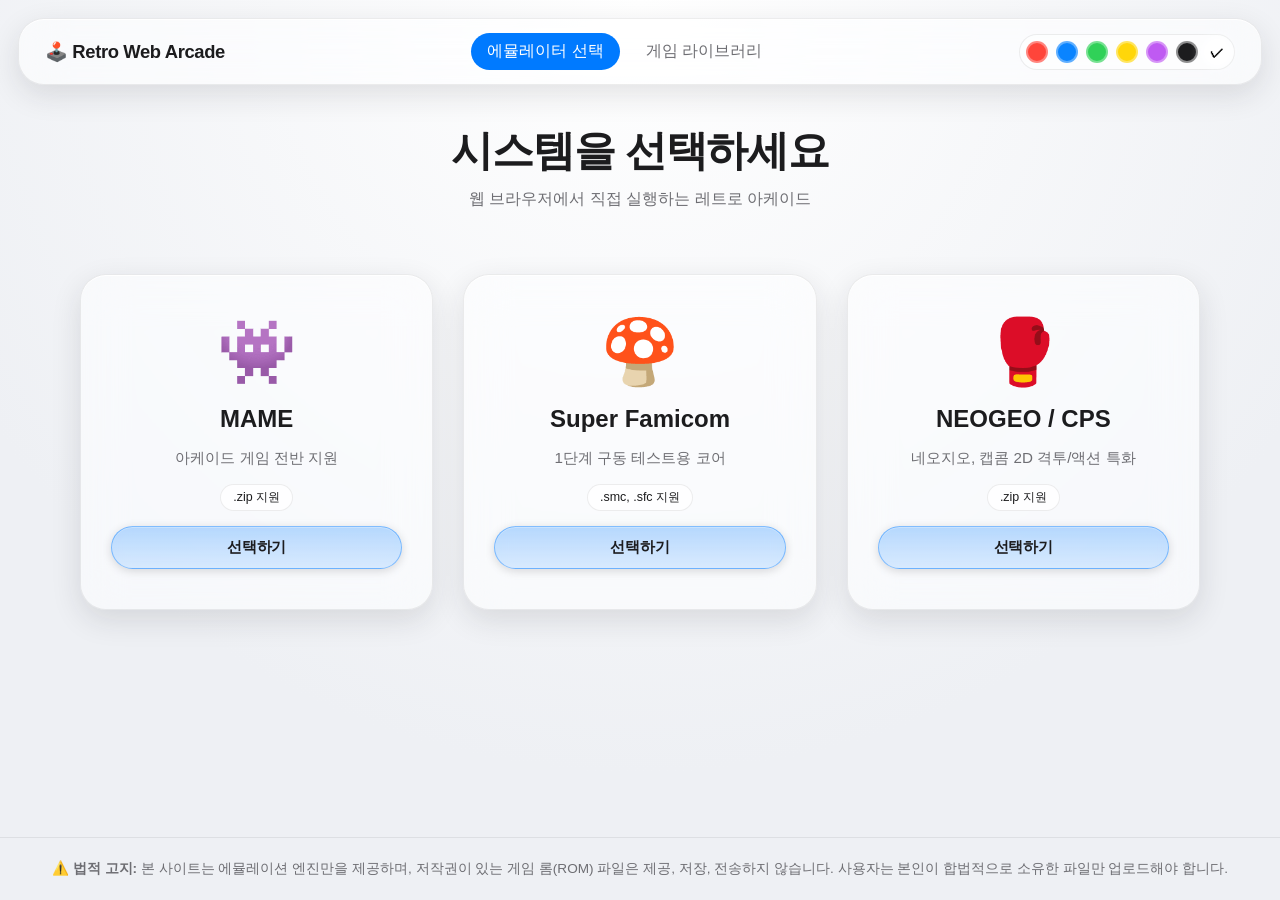
<file: index.html>
<!DOCTYPE html>
<html lang="ko">
<head>
  <meta charset="UTF-8">
  <meta name="viewport" content="width=device-width, initial-scale=1.0, maximum-scale=1.0, user-scalable=no, viewport-fit=cover">
  <title>Retro Web Arcade</title>

  <!-- PWA -->
  <link rel="manifest" href="manifest.json">
  <meta name="theme-color" content="#0a84ff">
  <link rel="icon" href="icons/favicon.ico" sizes="any">
  <link rel="icon" type="image/png" sizes="192x192" href="icons/icon-192.png">
  <link rel="apple-touch-icon" href="icons/apple-touch-icon.png">
  <meta name="apple-mobile-web-app-capable" content="yes">
  <meta name="apple-mobile-web-app-status-bar-style" content="black-translucent">
  <meta name="apple-mobile-web-app-title" content="RWA">

  <!-- 저장된 테마를 CSS/컴포넌트가 그리기 전에 미리 적용 (테마 전환 시 깜빡임 방지)
       저장된 테마가 없는 최초 방문이라면 시스템의 라이트/다크 선호(prefers-color-scheme)를 따름 -->
  <script>
    (function () {
      try {
        var saved = localStorage.getItem('rwa-theme');
        if (saved) {
          document.documentElement.setAttribute('data-theme', saved);
        } else {
          var prefersLight = window.matchMedia && window.matchMedia('(prefers-color-scheme: light)').matches;
          document.documentElement.setAttribute('data-theme', prefersLight ? 'white' : 'blue');
        }
      } catch (e) {
        document.documentElement.setAttribute('data-theme', 'blue');
      }
    })();
  </script>

  <!-- CSS 로드 -->
  <link rel="stylesheet" href="css/style.css">
  <link rel="stylesheet" href="css/select.css">
  <link rel="stylesheet" href="css/library.css">
  <link rel="stylesheet" href="css/play.css">
</head>
<body>
  <!-- 상단 네비게이션 -->
  <header class="glass-panel">
    <div class="logo">🕹️ Retro Web Arcade</div>
    <nav>
      <a href="#select" class="nav-link">에뮬레이터 선택</a>
      <a href="#library" class="nav-link">게임 라이브러리</a>
    </nav>
    <!-- 테마 선택 위젯: 7가지 색상 테마를 즉시 전환 (색상 구분이 어려운 사용자를 위해
         선택된 항목엔 체크마크 표시 + 버튼에 aria-pressed 상태 반영) -->
    <div class="theme-picker" id="themePicker" role="group" aria-label="테마 선택">
      <button class="theme-dot" data-theme="red"    style="--dot-color:#ff453a" title="레드" aria-label="레드 테마" aria-pressed="false"></button>
      <button class="theme-dot" data-theme="blue"   style="--dot-color:#0a84ff" title="블루" aria-label="블루 테마" aria-pressed="false"></button>
      <button class="theme-dot" data-theme="green"  style="--dot-color:#30d158" title="그린" aria-label="그린 테마" aria-pressed="false"></button>
      <button class="theme-dot" data-theme="yellow" style="--dot-color:#ffd60a" title="옐로우" aria-label="옐로우 테마" aria-pressed="false"></button>
      <button class="theme-dot" data-theme="purple" style="--dot-color:#bf5af2" title="퍼플" aria-label="퍼플 테마" aria-pressed="false"></button>
      <button class="theme-dot" data-theme="black"  style="--dot-color:#1c1c1e" title="블랙" aria-label="블랙 테마" aria-pressed="false"></button>
      <button class="theme-dot" data-theme="white"  style="--dot-color:#ffffff" title="화이트" aria-label="화이트 테마" aria-pressed="false"></button>
    </div>
  </header>

  <!-- 메인 콘텐츠 영역 (SPA) -->
  <main>
    <!-- 화면 1: 에뮬레이터 선택 -->
    <section id="screen-select" class="screen">
      <div class="header-text">
        <h1>시스템을 선택하세요</h1>
        <p>웹 브라우저에서 직접 실행하는 레트로 아케이드</p>
      </div>
      <div class="core-grid">
        <!-- MAME 카드 -->
        <div class="core-card glass-panel" onclick="selectCore('mame2003')">
          <div class="core-icon">👾</div>
          <h2>MAME</h2>
          <p>아케이드 게임 전반 지원</p>
          <span class="badge">.zip 지원</span>
          <button class="btn-metal">선택하기</button>
        </div>
        <!-- 슈퍼패미컴 (테스트용) 카드 -->
        <div class="core-card glass-panel" onclick="selectCore('snes')">
          <div class="core-icon">🍄</div>
          <h2>Super Famicom</h2>
          <p>1단계 구동 테스트용 코어</p>
          <span class="badge">.smc, .sfc 지원</span>
          <button class="btn-metal">선택하기</button>
        </div>
        <!-- FBNeo 카드 -->
        <div class="core-card glass-panel" onclick="selectCore('fbneo')">
          <div class="core-icon">🥊</div>
          <h2>NEOGEO / CPS</h2>
          <p>네오지오, 캡콤 2D 격투/액션 특화</p>
          <span class="badge">.zip 지원</span>
          <button class="btn-metal">선택하기</button>
        </div>
      </div>
    </section>

    <!-- 화면 2: 라이브러리 (호환성 정보) -->
    <section id="screen-library" class="screen">
      <div class="header-text">
        <h1>게임 라이브러리 (호환성 목록)</h1>
        <p>실행 가능한 게임 메타데이터 정보입니다. 롬 파일은 제공하지 않습니다.</p>
      </div>
      <div class="glass-panel library-container">
        <div class="library-controls">
          <input type="text" id="searchInput" placeholder="게임명 검색..." class="glass-input">
          <select id="coreFilter" class="glass-input">
            <option value="all">모든 코어</option>
            <option value="mame2003">MAME</option>
            <option value="fbneo">FBNeo</option>
            <option value="snes">Super Famicom</option>
          </select>
        </div>
        <div class="table-responsive">
          <table id="gamesTable">
            <thead>
              <tr>
                <th>게임명</th>
                <th>추천 코어</th>
                <th>장르</th>
                <th>발매연도</th>
                <th>호환성</th>
                <th>액션</th>
              </tr>
            </thead>
            <tbody id="gamesTableBody">
              <!-- JS에서 데이터 렌더링 -->
            </tbody>
          </table>
        </div>
      </div>
    </section>

  <!-- 화면 3: 플레이 화면 (파일 업로드 및 에뮬레이터) -->
    <section id="screen-play" class="screen">
      <div class="header-text">
        <h1 id="play-title">게임 준비 중</h1>
      </div>

      <!-- 업로드 UI (클릭 선택 + 드래그앤드롭 모두 지원) -->
      <div id="upload-ui" class="glass-panel upload-box">
        <div class="upload-icon">📁</div>
        <h3>롬 파일을 선택하거나 이 영역에 끌어다 놓으세요</h3>
        <p>지원 형식: <span class="badge">.zip</span> <span class="badge">.smc</span> <span class="badge">.sfc</span></p>
        <p class="warning-text">서버로 전송되지 않으며, 브라우저 메모리에서만 처리됩니다.</p>
        <input type="file" id="romFile" accept=".zip,.smc,.sfc" class="hidden-input">
        <button class="btn-metal btn-large" onclick="document.getElementById('romFile').click()">파일 찾기</button>

        <!-- 최근 플레이한 롬 (IndexedDB, 브라우저 내부에만 저장) -->
        <div id="recent-roms" class="recent-roms hidden">
          <h3>최근 플레이</h3>
          <ul id="recent-roms-list" class="recent-roms-list"></ul>
        </div>
      </div>

      <!-- 모바일/PC 선택 모달 (초기엔 숨김) -->
      <div id="device-modal" class="glass-panel" style="display: none; padding: 40px; text-align: center; margin-top: 20px;">
        <h2>플레이 환경을 선택하세요</h2>
        <p style="margin-bottom: 30px; color: var(--text-muted);">환경에 맞게 컨트롤러가 세팅됩니다.</p>
        <div style="display: flex; gap: 20px; justify-content: center; flex-wrap: wrap;">
          <button class="btn-metal btn-large" onclick="startGameWithDevice('desktop')">💻 PC (키보드)</button>
          <button class="btn-metal btn-large" onclick="startGameWithDevice('mobile')">📱 모바일 (터치패드)</button>
        </div>
      </div>

      <!-- 에뮬레이터 UI (초기엔 숨김) -->
      <div id="emulator-ui" style="display: none;">
        <div class="game-toolbar glass-panel">
          <button class="btn-metal" onclick="location.reload()">다시 선택</button>
          <label class="toggle-switch">
            <input type="checkbox" id="crtToggle" checked>
            <span class="slider"></span> CRT 효과
          </label>
        </div>

        <!-- CRT 베젤 및 게임 화면 -->
        <div class="crt-bezel" id="crtBezel">
          <div id="game-container"></div>
          <div id="crt-overlay" class="crt-effects"></div>

          <!-- 로딩 인디케이터: 코어(wasm) 다운로드 중 화면이 비어있지 않도록 -->
          <div id="emulator-loading" class="emulator-loading hidden">
            <div class="spinner" aria-hidden="true"></div>
            <p id="emulator-loading-text">에뮬레이터 엔진을 불러오는 중...</p>
          </div>

          <!-- CDN/엔진 로드 실패 안내 -->
          <div id="emulator-error" class="emulator-error hidden">
            <p class="emulator-error-icon" aria-hidden="true">⚠️</p>
            <p id="emulator-error-text"></p>
            <button class="btn-metal" id="emulator-retry-btn" type="button">다시 시도</button>
          </div>
        </div>

        <!-- PC용 키보드 안내 가이드 (데스크톱 선택 시에만 표시) -->
        <div id="pc-key-guide" class="glass-panel" style="display: none; margin-top: 20px; padding: 20px; text-align: center;">
          <h3 style="margin-bottom: 15px;">⌨️ 기본 키보드 조작법</h3>
          <p><strong>방향키:</strong> 이동 &nbsp;|&nbsp; <strong>Z, X, C, A, S, D:</strong> 액션 버튼</p>
          <p><strong>Enter:</strong> Start (게임 시작) &nbsp;|&nbsp; <strong>Shift:</strong> Select / Coin (코인 투입)</p>
          <p style="color: #ff6b6b; font-size: 0.85rem; margin-top: 10px;">※ 조작이 안 되거나 멈추면 게임 화면(검은 영역)을 마우스로 한 번 클릭해 주세요.</p>
        </div>
      </div>
    </section>
  </main>

  <!-- 하단 디스클레이머 -->
  <footer>
    <p>⚠️ <strong>법적 고지:</strong> 본 사이트는 에뮬레이션 엔진만을 제공하며, 저작권이 있는 게임 롬(ROM) 파일은 제공, 저장, 전송하지 않습니다. 사용자는 본인이 합법적으로 소유한 파일만 업로드해야 합니다.</p>
  </footer>

  <!-- JS 로드 (순서 중요) -->
  <script src="js/device.js"></script>
  <script src="js/games-data.js"></script>
  <script src="js/emulator.js"></script>
  <script src="js/main.js"></script>
</body>
</html>
</file>
<file: css/style.css>
/* ─────────────────────────────────────────────
   테마 시스템
   :root(기본값) = "blue" 테마
   [data-theme="..."] 속성으로 다른 6개 테마 오버라이드
   theme.js가 <html data-theme="..."> 를 갱신하면 즉시 전체 사이트에 반영됨
───────────────────────────────────────────── */
:root {
  --bg-color: #0b0f1a;
  --bg-glow: #16233d;
  --text-main: #f5f7fa;
  --text-muted: #9aa4b2;
  --accent-color: #0a84ff;
  --accent-rgb: 10, 132, 255;
  --accent-contrast: #ffffff;

  /* 글래스모피즘 (iOS 스타일 반투명 유리) */
  --glass-bg: rgba(255, 255, 255, 0.07);
  --glass-bg-strong: rgba(255, 255, 255, 0.12);
  --glass-border: rgba(255, 255, 255, 0.16);
  --glass-highlight: rgba(255, 255, 255, 0.22);
  --glass-shadow: 0 10px 40px rgba(0, 0, 0, 0.45);
  --blur: blur(22px) saturate(180%);

  --danger-color: #ff6b6b;
  --radius-lg: 26px;
  --radius-md: 18px;
  --radius-sm: 12px;
  --radius-pill: 999px;
  --ease: cubic-bezier(0.25, 0.1, 0.25, 1);
}

[data-theme="red"] {
  --bg-color: #150a0b;
  --bg-glow: #3a1418;
  --accent-color: #ff453a;
  --accent-rgb: 255, 69, 58;
}

[data-theme="green"] {
  --bg-color: #0a130c;
  --bg-glow: #163a20;
  --accent-color: #30d158;
  --accent-rgb: 48, 209, 88;
}

[data-theme="yellow"] {
  --bg-color: #15120a;
  --bg-glow: #3d2f0d;
  --accent-color: #ffd60a;
  --accent-rgb: 255, 214, 10;
  --accent-contrast: #221c00;
}

[data-theme="purple"] {
  --bg-color: #120b1a;
  --bg-glow: #341a45;
  --accent-color: #bf5af2;
  --accent-rgb: 191, 90, 242;
}

[data-theme="black"] {
  --bg-color: #000000;
  --bg-glow: #121212;
  --accent-color: #f5f5f7;
  --accent-rgb: 245, 245, 247;
  --accent-contrast: #000000;
  --glass-bg: rgba(255, 255, 255, 0.05);
  --glass-border: rgba(255, 255, 255, 0.12);
}

[data-theme="white"] {
  --bg-color: #eef0f4;
  --bg-glow: #ffffff;
  --text-main: #1c1c1e;
  --text-muted: #6e6e73;
  --accent-color: #007aff;
  --accent-rgb: 0, 122, 255;
  --accent-contrast: #ffffff;

  --glass-bg: rgba(255, 255, 255, 0.55);
  --glass-bg-strong: rgba(255, 255, 255, 0.75);
  --glass-border: rgba(0, 0, 0, 0.07);
  --glass-highlight: rgba(255, 255, 255, 0.9);
  --glass-shadow: 0 10px 30px rgba(30, 30, 40, 0.12);
}

* { box-sizing: border-box; margin: 0; padding: 0; }

body {
  font-family: -apple-system, BlinkMacSystemFont, 'Inter', "Segoe UI", Roboto, sans-serif;
  background: var(--bg-color);
  color: var(--text-main);
  background-image: radial-gradient(circle at 50% 0%, var(--bg-glow) 0%, var(--bg-color) 70%);
  background-attachment: fixed;
  min-height: 100vh;
  display: flex;
  flex-direction: column;
  transition: background-color 0.4s var(--ease), color 0.4s var(--ease);
}

/* ─────────────────────────────────────────────
   Glass Panel (iOS 스타일 반투명 유리 패널)
───────────────────────────────────────────── */
.glass-panel {
  background: var(--glass-bg);
  backdrop-filter: var(--blur);
  -webkit-backdrop-filter: var(--blur);
  border: 1px solid var(--glass-border);
  box-shadow: var(--glass-shadow), inset 0 1px 0 var(--glass-highlight);
  border-radius: var(--radius-lg);
  transition: background-color 0.4s var(--ease), border-color 0.4s var(--ease), box-shadow 0.4s var(--ease);
}

/* ─────────────────────────────────────────────
   글래스 버튼 (기존 .btn-metal 이름은 그대로 유지 —
   main.js가 동적으로 생성하는 버튼도 이 클래스를 쓰기 때문)
───────────────────────────────────────────── */
.btn-metal {
  background: linear-gradient(180deg, rgba(var(--accent-rgb), 0.28), rgba(var(--accent-rgb), 0.14));
  backdrop-filter: blur(10px) saturate(160%);
  -webkit-backdrop-filter: blur(10px) saturate(160%);
  border: 1px solid rgba(var(--accent-rgb), 0.4);
  color: var(--text-main);
  padding: 10px 22px;
  border-radius: var(--radius-pill);
  cursor: pointer;
  font-weight: 600;
  font-size: 0.95rem;
  letter-spacing: -0.01em;
  transition: transform 0.18s var(--ease), box-shadow 0.18s var(--ease), background 0.18s var(--ease);
  box-shadow: inset 0 1px 0 rgba(255, 255, 255, 0.25), 0 2px 10px rgba(0, 0, 0, 0.15);
}
.btn-metal:hover {
  transform: translateY(-2px);
  box-shadow: inset 0 1px 0 rgba(255, 255, 255, 0.3), 0 8px 22px rgba(var(--accent-rgb), 0.35);
  border-color: rgba(var(--accent-rgb), 0.7);
}
.btn-metal:active {
  transform: translateY(0) scale(0.96);
}
.btn-large { padding: 16px 34px; font-size: 1.05rem; }

/* ─────────────────────────────────────────────
   Layout & Typography
───────────────────────────────────────────── */
header {
  display: flex;
  flex-wrap: wrap;
  justify-content: space-between;
  align-items: center;
  gap: 12px 16px;
  padding: clamp(10px, 2vw, 14px) clamp(14px, 3vw, 26px);
  margin: clamp(10px, 2vw, 18px);
  border-radius: var(--radius-pill);
}
.logo { font-weight: 700; font-size: 1.15rem; letter-spacing: -0.02em; }
nav { display: flex; align-items: center; gap: 4px; }
.nav-link {
  color: var(--text-muted);
  text-decoration: none;
  margin-left: 6px;
  padding: 8px 16px;
  border-radius: var(--radius-pill);
  font-weight: 500;
  transition: color 0.2s var(--ease), background 0.2s var(--ease);
}
.nav-link:hover { color: var(--text-main); background: var(--glass-bg-strong); }
.nav-link.active { color: var(--accent-contrast); background: var(--accent-color); }

/* ─────────────────────────────────────────────
   테마 선택 위젯
───────────────────────────────────────────── */
.theme-picker {
  display: flex;
  align-items: center;
  gap: 8px;
  padding: 6px;
  border-radius: var(--radius-pill);
  background: var(--glass-bg);
  border: 1px solid var(--glass-border);
}
.theme-dot {
  --dot-color: #888;
  width: 22px;
  height: 22px;
  border-radius: 50%;
  border: 2px solid rgba(255, 255, 255, 0.35);
  background: var(--dot-color);
  cursor: pointer;
  padding: 0;
  transition: transform 0.18s var(--ease), border-color 0.18s var(--ease), box-shadow 0.18s var(--ease);
  position: relative;
}
.theme-dot[data-theme="white"] { border-color: rgba(0, 0, 0, 0.3); }
.theme-dot[data-theme="black"] { border-color: rgba(255, 255, 255, 0.5); }
.theme-dot:hover { transform: scale(1.15); }
.theme-dot:focus-visible {
  outline: 2px solid var(--text-main);
  outline-offset: 3px;
}
.theme-dot.active {
  border-color: var(--dot-color);
  box-shadow: 0 0 0 3px rgba(255, 255, 255, 0.12), 0 0 12px var(--dot-color);
  transform: scale(1.15);
}
/* 색상 구분이 어려운 사용자를 위해 색상 스와치만이 아니라 체크마크로도
   현재 선택된 테마를 표시 (mix-blend-mode로 어떤 배경색 위에서도 보이도록 처리) */
.theme-dot.active::after {
  content: "✓";
  position: absolute;
  inset: 0;
  display: flex;
  align-items: center;
  justify-content: center;
  font-size: 12px;
  font-weight: 900;
  line-height: 1;
  color: #ffffff;
  mix-blend-mode: difference;
  pointer-events: none;
}

main { flex: 1; padding: clamp(12px, 4vw, 20px); max-width: 1200px; margin: 0 auto; width: 100%; }
.screen { display: none; animation: fadeIn 0.4s var(--ease); }
.screen.active { display: block; }
.header-text { text-align: center; margin-bottom: clamp(24px, 5vw, 44px); }
.header-text h1 { font-size: clamp(1.6rem, 5vw, 2.6rem); font-weight: 700; letter-spacing: -0.03em; margin-bottom: 10px; }
.header-text p { color: var(--text-muted); font-size: clamp(0.85rem, 2vw, 1rem); }
.badge {
  background: var(--glass-bg-strong);
  padding: 4px 12px;
  border-radius: var(--radius-pill);
  font-size: 0.78rem;
  border: 1px solid var(--glass-border);
  font-weight: 500;
}

footer {
  text-align: center;
  padding: 22px;
  color: var(--text-muted);
  font-size: 0.85rem;
  border-top: 1px solid var(--glass-border);
  margin-top: auto;
}

@keyframes fadeIn { from { opacity: 0; transform: translateY(10px); } to { opacity: 1; transform: translateY(0); } }

/* 모션 최소화 설정 존중 */
@media (prefers-reduced-motion: reduce) {
  * { animation-duration: 0.01ms !important; transition-duration: 0.01ms !important; }
}

/* ─────────────────────────────────────────────
   완전 반응형: 아주 좁은 화면(작은 모바일)에서 헤더 구성요소 축소
───────────────────────────────────────────── */
@media (max-width: 480px) {
  .logo { font-size: 1rem; }
  .nav-link { padding: 6px 10px; font-size: 0.85rem; }
  .theme-dot { width: 18px; height: 18px; }
  .theme-picker { gap: 6px; padding: 5px; }
}

/* 가로 스크롤 방지: 어떤 창 크기에서도 내용이 넘치지 않도록 */
html, body { max-width: 100%; overflow-x: hidden; }
img, svg, video { max-width: 100%; }
</file>
<file: css/select.css>
.core-grid {
  display: grid;
  grid-template-columns: repeat(auto-fit, minmax(min(280px, 100%), 1fr));
  gap: clamp(16px, 3vw, 30px);
  padding: clamp(8px, 2vw, 20px);
}
.core-card {
  padding: clamp(28px, 5vw, 40px) clamp(20px, 4vw, 30px);
  text-align: center;
  display: flex;
  flex-direction: column;
  align-items: center;
  gap: 15px;
  border-radius: var(--radius-lg);
  transition: transform 0.25s var(--ease), border-color 0.25s var(--ease), box-shadow 0.25s var(--ease);
  cursor: pointer;
}
.core-card:hover {
  transform: translateY(-6px);
  border-color: var(--accent-color);
  box-shadow: var(--glass-shadow), 0 0 0 1px rgba(var(--accent-rgb), 0.25);
}
.core-icon { font-size: clamp(2.6rem, 6vw, 4rem); }
.core-card p { color: var(--text-muted); font-size: 0.95rem; }
.core-card button { margin-top: auto; width: 100%; }
</file>
<file: css/library.css>
.library-container { padding: clamp(14px, 4vw, 30px); }
.library-controls { display: flex; flex-wrap: wrap; gap: 12px; margin-bottom: 20px; }
.glass-input {
  background: var(--glass-bg-strong, rgba(0,0,0,0.2));
  border: 1px solid var(--glass-border);
  color: var(--text-main);
  padding: 10px 16px;
  border-radius: var(--radius-md);
  outline: none;
  font-size: 0.95rem;
  transition: border-color 0.2s var(--ease), box-shadow 0.2s var(--ease);
}
.glass-input:focus {
  border-color: var(--accent-color);
  box-shadow: 0 0 0 3px rgba(var(--accent-rgb), 0.2);
}
#searchInput { flex: 1; min-width: 160px; }
.table-responsive { overflow-x: auto; -webkit-overflow-scrolling: touch; }
table { width: 100%; border-collapse: collapse; text-align: left; min-width: 560px; }
th, td { padding: 15px; border-bottom: 1px solid var(--glass-border); white-space: nowrap; }
th { color: var(--text-muted); font-weight: 600; font-size: 0.85rem; text-transform: uppercase; letter-spacing: 0.03em; }
tr:hover { background: var(--glass-bg); }
</file>
<file: css/play.css>
.upload-box {
  padding: clamp(36px, 8vw, 60px) 20px;
  text-align: center;
  border: 2px dashed var(--glass-border);
  display: flex;
  flex-direction: column;
  align-items: center;
  gap: 15px;
  transition: border-color 0.2s var(--ease), background-color 0.2s var(--ease), transform 0.15s var(--ease);
}
/* 드래그 앤 드롭: 파일을 끌고 오는 동안 드롭존임을 시각적으로 강조 */
.upload-box.drag-over {
  border-color: var(--accent-color);
  background: rgba(var(--accent-rgb), 0.08);
  transform: scale(1.01);
}
.upload-icon { font-size: clamp(2.2rem, 6vw, 3rem); }
.warning-text { color: var(--danger-color); font-size: 0.85rem; }
.hidden-input { display: none; }

/* 최근 플레이한 롬 (IndexedDB) */
.recent-roms {
  width: 100%;
  max-width: 480px;
  margin-top: 10px;
  padding-top: 15px;
  border-top: 1px solid var(--glass-border);
  text-align: left;
}
.recent-roms.hidden { display: none; }
.recent-roms h3 { font-size: 0.95rem; margin-bottom: 10px; color: var(--text-muted); text-align: center; }
.recent-roms-list { list-style: none; display: flex; flex-direction: column; gap: 8px; }
.recent-rom-item {
  display: flex;
  align-items: center;
  justify-content: space-between;
  gap: 10px;
  padding: 10px 14px;
  border-radius: var(--radius-md);
  background: var(--glass-bg-strong, rgba(0,0,0,0.2));
  border: 1px solid var(--glass-border);
  flex-wrap: wrap;
}
.recent-rom-info { display: flex; align-items: center; gap: 8px; flex-wrap: wrap; min-width: 0; }
.recent-rom-name {
  font-weight: 600;
  font-size: 0.88rem;
  max-width: 180px;
  overflow: hidden;
  text-overflow: ellipsis;
  white-space: nowrap;
}
.recent-rom-size { color: var(--text-muted); font-size: 0.78rem; }
.recent-rom-actions { display: flex; align-items: center; gap: 6px; }
.recent-rom-actions .btn-metal { padding: 6px 14px; font-size: 0.82rem; }
.recent-rom-delete { padding: 6px 10px !important; }

.game-toolbar {
  display: flex;
  flex-wrap: wrap;
  justify-content: space-between;
  align-items: center;
  gap: 10px;
  padding: 12px 20px;
  margin-bottom: 20px;
}

/* 토글 스위치 (iOS 스타일) */
.toggle-switch { display: flex; align-items: center; gap: 10px; cursor: pointer; }
.toggle-switch input { display: none; }
.slider {
  width: 44px; height: 26px;
  background-color: rgba(120, 120, 128, 0.32);
  border-radius: var(--radius-pill);
  position: relative;
  transition: 0.25s var(--ease);
}
.slider::before {
  content: "";
  position: absolute;
  width: 22px; height: 22px;
  border-radius: 50%;
  left: 2px; top: 2px;
  background-color: #fff;
  box-shadow: 0 2px 6px rgba(0,0,0,0.3);
  transition: 0.25s var(--ease);
}
.toggle-switch input:checked + .slider { background-color: var(--accent-color); }
.toggle-switch input:checked + .slider::before { transform: translateX(18px); }

/* ─────────────────────────────────────────────
   CRT 베젤 (게임기 하드웨어 느낌은 유지하되 모서리를 더 둥글게)
───────────────────────────────────────────── */
.crt-bezel {
  position: relative;
  background: #000;
  border-radius: var(--radius-lg);
  padding: 30px;
  box-shadow: inset 0 0 20px rgba(255,255,255,0.1), 0 20px 50px rgba(0,0,0,0.6);
  border: 2px solid #222;
  margin: 0 auto;
  max-width: 1000px;
  width: 100%;
  transition: padding 0.3s var(--ease);
}

#game-container {
  width: 100%;
  aspect-ratio: 4 / 3;
  background: #111;
  border-radius: calc(var(--radius-lg) - 8px);
  overflow: hidden;
  position: relative;
  margin: 0 auto;
  transition: aspect-ratio 0.3s var(--ease);
}

.crt-effects {
  position: absolute;
  top: 30px; left: 30px; right: 30px; bottom: 30px;
  border-radius: calc(var(--radius-lg) - 8px);
  pointer-events: none;
  z-index: 10;
  /* 스캔라인 */
  background: linear-gradient(rgba(18, 16, 16, 0) 50%, rgba(0, 0, 0, 0.25) 50%), linear-gradient(90deg, rgba(255, 0, 0, 0.06), rgba(0, 255, 0, 0.02), rgba(0, 0, 255, 0.06));
  background-size: 100% 3px, 3px 100%;
  /* 비네트 효과 */
  box-shadow: inset 0 0 100px rgba(0,0,0,0.9);
  transition: inset 0.3s var(--ease);
}
.crt-effects.hidden { display: none; }

/* EmulatorJS 오버라이드 (가상패드 등) */
#game-container iframe { border-radius: calc(var(--radius-lg) - 8px) !important; }

/* ─────────────────────────────────────────────
   로딩 인디케이터 / CDN·엔진 로드 실패 안내
   #game-container 위에 절대 위치로 겹쳐서 표시됩니다.
───────────────────────────────────────────── */
.emulator-loading,
.emulator-error {
  position: absolute;
  top: 30px; left: 30px; right: 30px; bottom: 30px;
  border-radius: calc(var(--radius-lg) - 8px);
  display: flex;
  flex-direction: column;
  align-items: center;
  justify-content: center;
  gap: 14px;
  text-align: center;
  padding: 20px;
  background: rgba(8, 10, 16, 0.88);
  color: var(--text-main);
  z-index: 20;
}
.emulator-loading.hidden,
.emulator-error.hidden { display: none; }

.spinner {
  width: 42px;
  height: 42px;
  border-radius: 50%;
  border: 4px solid rgba(var(--accent-rgb), 0.25);
  border-top-color: var(--accent-color);
  animation: rwa-spin 0.9s linear infinite;
}
@keyframes rwa-spin { to { transform: rotate(360deg); } }

.emulator-loading p { color: var(--text-muted); font-size: 0.9rem; }

.emulator-error-icon { font-size: 2.2rem; }
.emulator-error p#emulator-error-text {
  color: var(--text-main);
  font-size: 0.92rem;
  max-width: 420px;
  line-height: 1.5;
}

.crt-bezel.is-mobile .emulator-loading,
.crt-bezel.is-mobile .emulator-error {
  top: 14px; left: 14px; right: 14px; bottom: 14px;
}

/* ─────────────────────────────────────────────
   모바일 전용 레이아웃
   요구사항: 가상 조이스틱/버튼이 게임 화면을 가리지 않도록
   "화면 밖"(레터박스 여백)에 배치하고, 가로/세로 모드에 따라
   자연스럽게 배치가 바뀌도록 함.

   원리:
   - EmulatorJS는 EJS_player로 지정한 요소(#game-container) 안에서
     게임 화면 비율(보통 4:3)을 유지한 채 중앙 정렬(letterbox)합니다.
   - 그래서 #game-container 자체를 4:3보다 훨씬 넓거나(가로 모드)
     길게(세로 모드) 만들면, 실제 게임 화면 주위에 "빈 여백"이 생기고
     emulator.js가 그 여백 위치에 정확히 가상 버튼을 배치합니다.
     (버튼 좌표는 emulator.js의 EJS_GAMEPAD_LANDSCAPE / PORTRAIT 참고)
───────────────────────────────────────────── */

/* 모바일 - 화면 공간을 최대한 활용 (베젤 여백 축소) */
.crt-bezel.is-mobile {
  padding: 14px;
  max-width: 100%;
  border-radius: var(--radius-md);
}
.crt-bezel.is-mobile .crt-effects {
  top: 14px; left: 14px; right: 14px; bottom: 14px;
}

/* 가로 모드: 좌우에 넓은 여백을 두어 D패드(좌) / 액션 버튼(우) 공간 확보 */
#game-container.is-mobile.is-landscape {
  aspect-ratio: 2.35 / 1;
  max-height: 82vh;
  width: auto;
  max-width: 100%;
}

/* 세로 모드: 위/아래에 여백을 두어 화면 하단부에 컨트롤 배치 공간 확보 */
#game-container.is-mobile.is-portrait {
  aspect-ratio: 3 / 5;
  max-height: 74vh;
  width: auto;
  max-width: 100%;
}

/* 아주 좁은 세로 화면에서는 여백을 조금 더 확보 */
@media (max-width: 380px) {
  #game-container.is-mobile.is-portrait { aspect-ratio: 5 / 9; }
}

/* ─────────────────────────────────────────────
   태블릿(아이패드 등) 보정
   물리적 화면이 넓어 버튼이 화면을 가릴 위험은 폰보다 낮지만,
   폰과 동일한 극단적 비율(2.35:1, 3:5)을 그대로 쓰면 실제 게임 화면이
   불필요하게 작아 보입니다. 여백은 그대로 유지하되(=버튼이 겹치지
   않는 원리는 동일) 비율을 조금 덜 극단적으로 잡아 화면 활용도를 높입니다.
───────────────────────────────────────────── */
#game-container.is-mobile.is-tablet.is-landscape {
  aspect-ratio: 1.85 / 1;
  max-height: 78vh;
}
#game-container.is-mobile.is-tablet.is-portrait {
  aspect-ratio: 3 / 4.2;
  max-height: 68vh;
}
</file>
